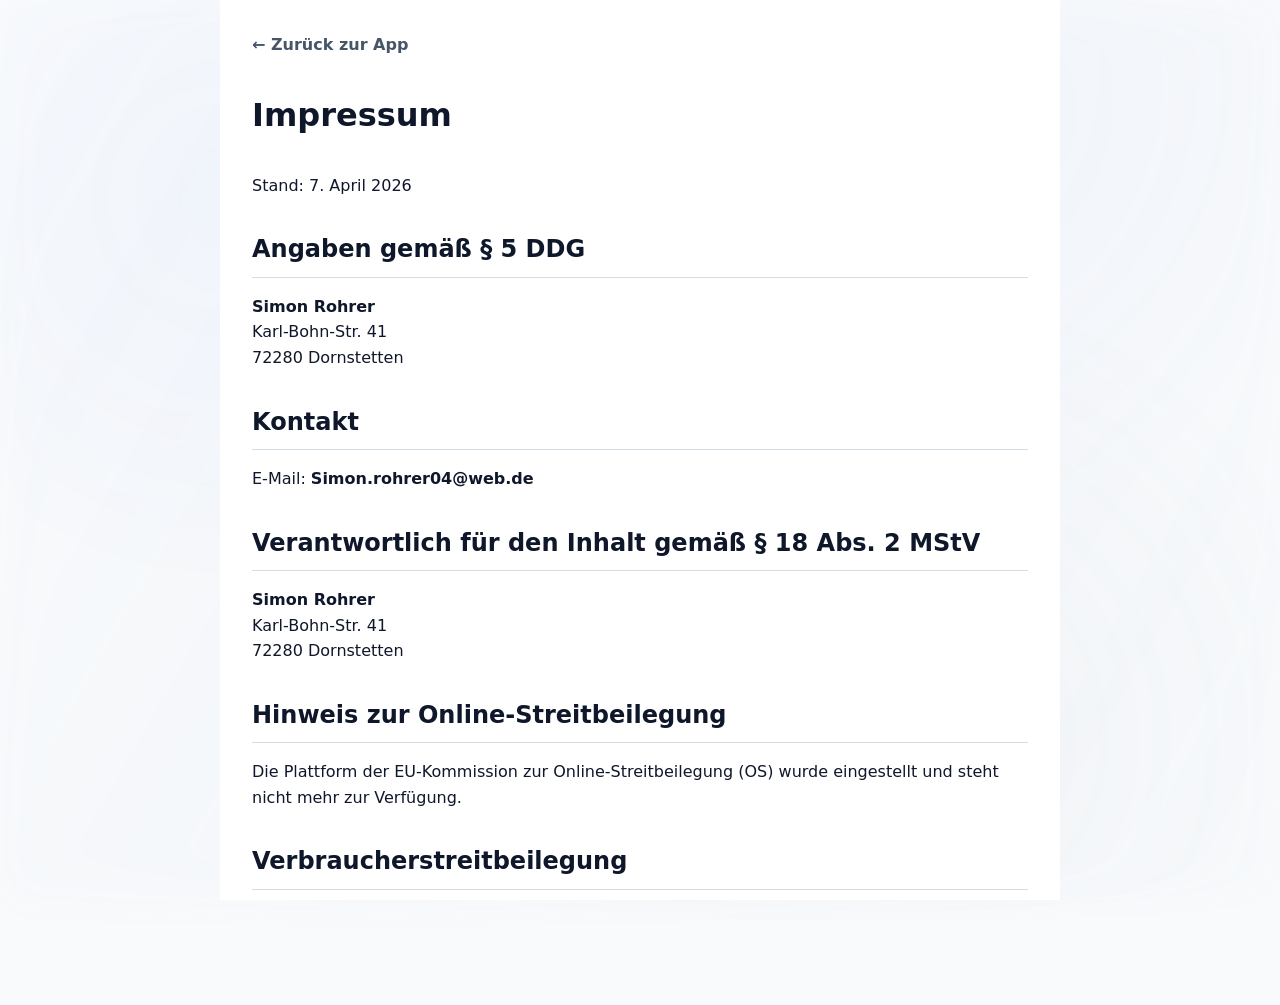
<file: impressum.html>
<!DOCTYPE html>
<html lang="de">

<head>
    <meta charset="UTF-8">
    <meta name="viewport" content="width=device-width, initial-scale=1.0">
    <title>Impressum - Bandmate</title>
    <meta name="description" content="Impressum von Bandmate mit den Anbieterangaben und Kontaktinformationen.">
    <link rel="stylesheet" href="css/style.css">
    <style>
        body {
            background: var(--color-bg-main);
            color: var(--color-text);
            overflow-y: auto;
            position: static;
        }

        .legal-container {
            max-width: 840px;
            margin: 0 auto;
            padding: 2rem;
            background: var(--color-surface);
            min-height: 100vh;
            box-shadow: var(--shadow-xl);
        }

        h1 {
            color: var(--color-primary);
            margin-bottom: 2rem;
        }

        h2 {
            margin-top: 2rem;
            margin-bottom: 1rem;
            border-bottom: 1px solid var(--color-border);
            padding-bottom: 0.5rem;
        }

        p {
            margin-bottom: 1rem;
            line-height: 1.6;
        }

        .back-link {
            display: inline-block;
            margin-bottom: 2rem;
            color: var(--color-text-secondary);
            text-decoration: none;
            font-weight: 600;
        }

        .back-link:hover {
            color: var(--color-primary);
        }

        @media (max-width: 768px) {
            .legal-container {
                padding: 1.25rem;
            }
        }
    </style>
</head>

<body>
    <div class="legal-container">
        <a href="index.html" class="back-link">← Zurück zur App</a>

        <h1>Impressum</h1>

        <p>Stand: 7. April 2026</p>

        <h2>Angaben gemäß § 5 DDG</h2>
        <p>
            <strong>Simon Rohrer</strong><br>
            Karl-Bohn-Str. 41<br>
            72280 Dornstetten
        </p>

        <h2>Kontakt</h2>
        <p>
            E-Mail: <strong>Simon.rohrer04@web.de</strong>
        </p>

        <h2>Verantwortlich für den Inhalt gemäß § 18 Abs. 2 MStV</h2>
        <p>
            <strong>Simon Rohrer</strong><br>
            Karl-Bohn-Str. 41<br>
            72280 Dornstetten
        </p>

        <h2>Hinweis zur Online-Streitbeilegung</h2>
        <p>
            Die Plattform der EU-Kommission zur Online-Streitbeilegung (OS) wurde eingestellt und steht nicht mehr zur Verfügung.
        </p>

        <h2>Verbraucherstreitbeilegung</h2>
        <p>
            Ich bin nicht bereit und nicht verpflichtet, an Streitbeilegungsverfahren vor einer Verbraucherschlichtungsstelle teilzunehmen.
        </p>
    </div>
</body>

</html>
</file>
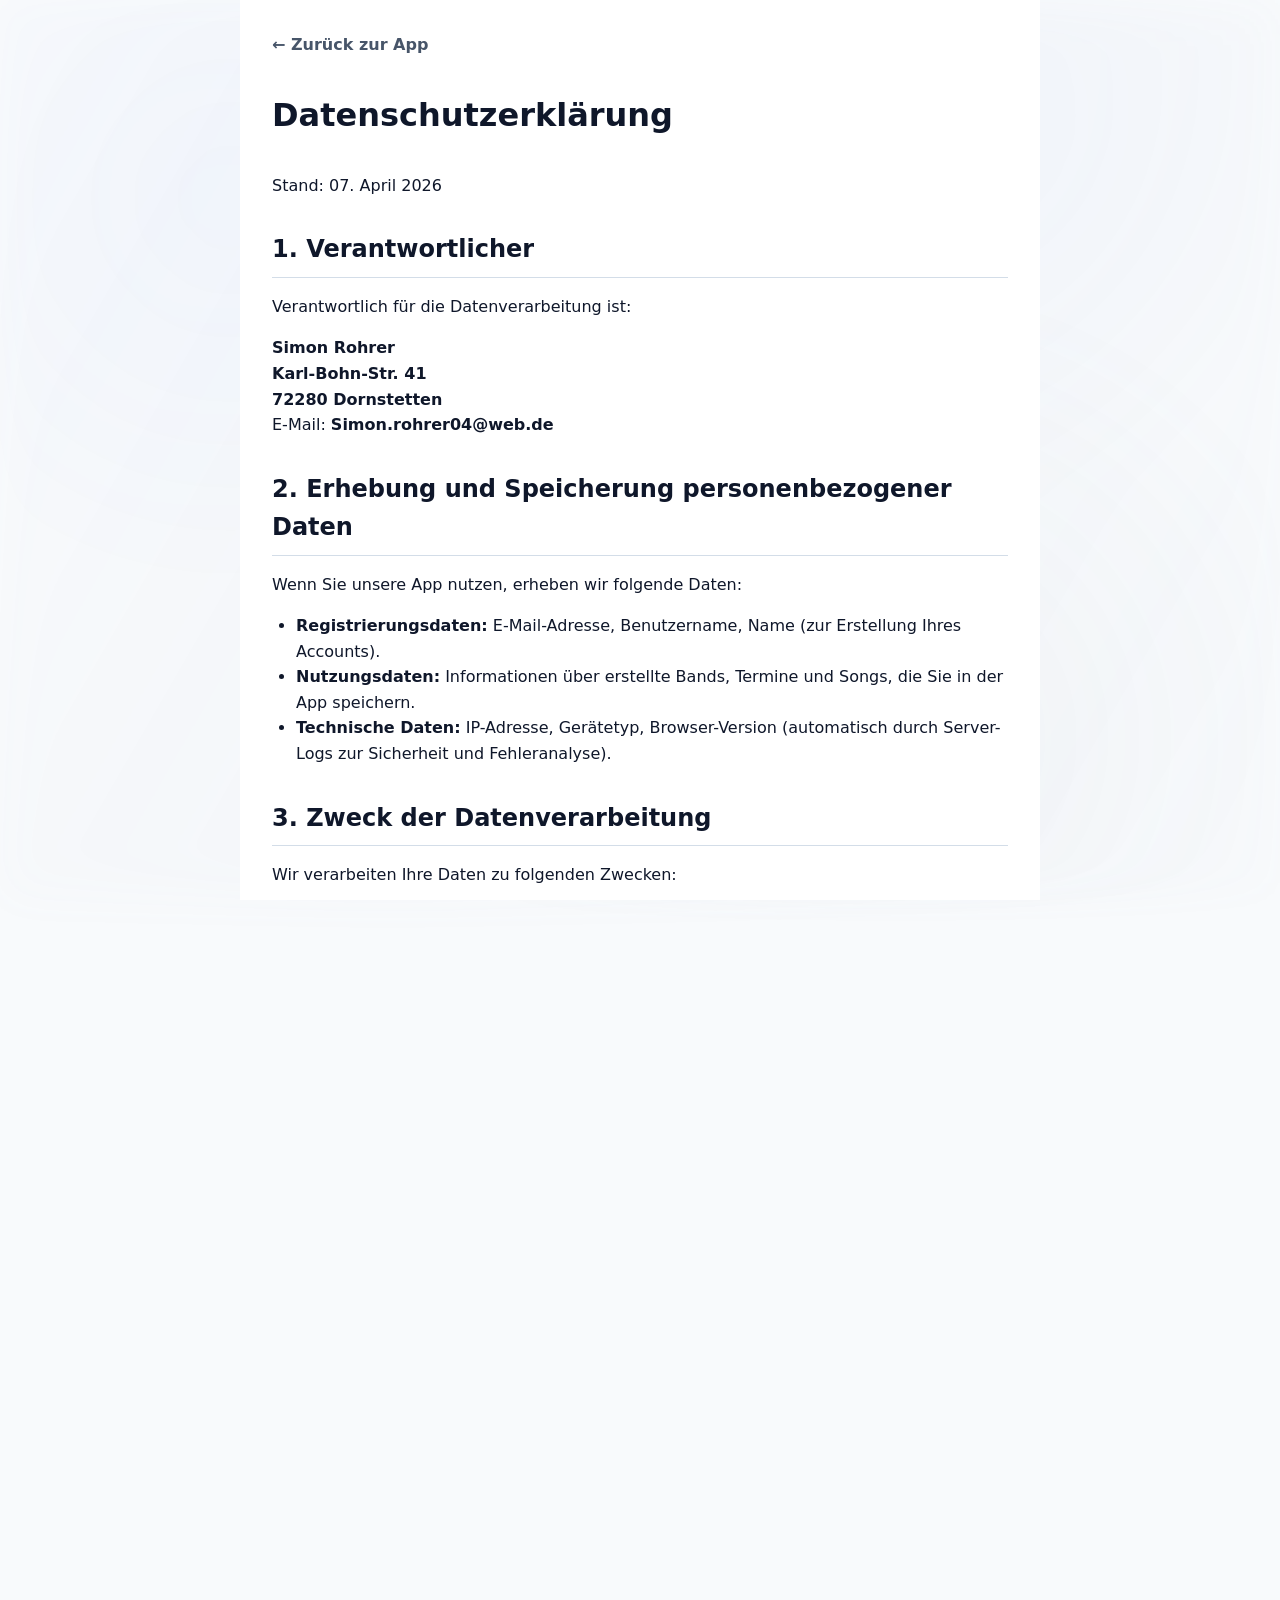
<file: privacy.html>
<!DOCTYPE html>
<html lang="de">

<head>
    <meta charset="UTF-8">
    <meta name="viewport" content="width=device-width, initial-scale=1.0">
    <title>Datenschutzerklärung - Bandmate</title>
    <meta name="description" content="Hier findest du die Datenschutzerklärung von Bandmate mit allen Infos zur Verarbeitung personenbezogener Daten.">
    <link rel="stylesheet" href="css/style.css">
    <style>
        body {
            background: var(--color-bg-main);
            color: var(--color-text);
            overflow-y: auto;
            /* Allow scrolling */
            position: static;
            /* Override fixed body from app */
        }

        .privacy-container {
            max-width: 800px;
            margin: 0 auto;
            padding: 2rem;
            background: var(--color-surface);
            min-height: 100vh;
            box-shadow: var(--shadow-xl);
        }

        h1 {
            color: var(--color-primary);
            margin-bottom: 2rem;
        }

        h2 {
            margin-top: 2rem;
            margin-bottom: 1rem;
            border-bottom: 1px solid var(--color-border);
            padding-bottom: 0.5rem;
        }

        p,
        ul {
            margin-bottom: 1rem;
            line-height: 1.6;
        }

        ul {
            padding-left: 1.5rem;
        }

        .back-link {
            display: inline-block;
            margin-bottom: 2rem;
            color: var(--color-text-secondary);
            text-decoration: none;
            font-weight: 600;
        }

        .back-link:hover {
            color: var(--color-primary);
        }
    </style>
</head>

<body>

    <div class="privacy-container">
        <a href="index.html" class="back-link">← Zurück zur App</a>

        <h1>Datenschutzerklärung</h1>

        <p>Stand: 07. April 2026</p>

        <h2>1. Verantwortlicher</h2>
        <p>Verantwortlich für die Datenverarbeitung ist:</p>
        <p>
            <strong>Simon Rohrer</strong><br>
            <strong>Karl-Bohn-Str. 41</strong><br>
            <strong>72280 Dornstetten</strong><br>
            E-Mail: <strong>Simon.rohrer04@web.de</strong>
        </p>

        <h2>2. Erhebung und Speicherung personenbezogener Daten</h2>
        <p>Wenn Sie unsere App nutzen, erheben wir folgende Daten:</p>
        <ul>
            <li><strong>Registrierungsdaten:</strong> E-Mail-Adresse, Benutzername, Name (zur Erstellung Ihres
                Accounts).</li>
            <li><strong>Nutzungsdaten:</strong> Informationen über erstellte Bands, Termine und Songs, die Sie in der
                App speichern.</li>
            <li><strong>Technische Daten:</strong> IP-Adresse, Gerätetyp, Browser-Version (automatisch durch Server-Logs
                zur Sicherheit und Fehleranalyse).</li>
        </ul>

        <h2>3. Zweck der Datenverarbeitung</h2>
        <p>Wir verarbeiten Ihre Daten zu folgenden Zwecken:</p>
        <ul>
            <li>Bereitstellung der Funktionen der Band-Management-App.</li>
            <li>Sicherstellung der Netzwerksicherheit.</li>
            <li>Kommunikation mit Ihnen (z.B. bei Support-Anfragen).</li>
        </ul>

        <h2>4. Weitergabe von Daten</h2>
        <p>Eine Übermittlung Ihrer persönlichen Daten an Dritte zu anderen als den im Folgenden aufgeführten Zwecken
            findet nicht statt.</p>
        <p>Wir nutzen für das Hosting und die Datenbank den Dienstleister <strong>Supabase</strong>. Die
            Datenverarbeitung findet auf Servern in der EU (Frankfurt) statt, sofern nicht anders konfiguriert.</p>

        <h2>5. Ihre Rechte</h2>
        <p>Sie haben das Recht:</p>
        <ul>
            <li>Auskunft über Ihre bei uns gespeicherten Daten zu verlangen.</li>
            <li>Berichtigung unrichtiger Daten zu fordern.</li>
            <li>Löschung Ihrer bei uns gespeicherten Daten zu verlangen.</li>
            <li>Einschränkung der Datenverarbeitung zu verlangen.</li>
            <li>Widerspruch gegen die Verarbeitung einzulegen.</li>
        </ul>

        <h2>6. Kontakt</h2>
        <p>Bei Fragen zum Datenschutz wenden Sie sich bitte an die oben genannte E-Mail-Adresse.</p>
    </div>

</body>

</html>
</file>
